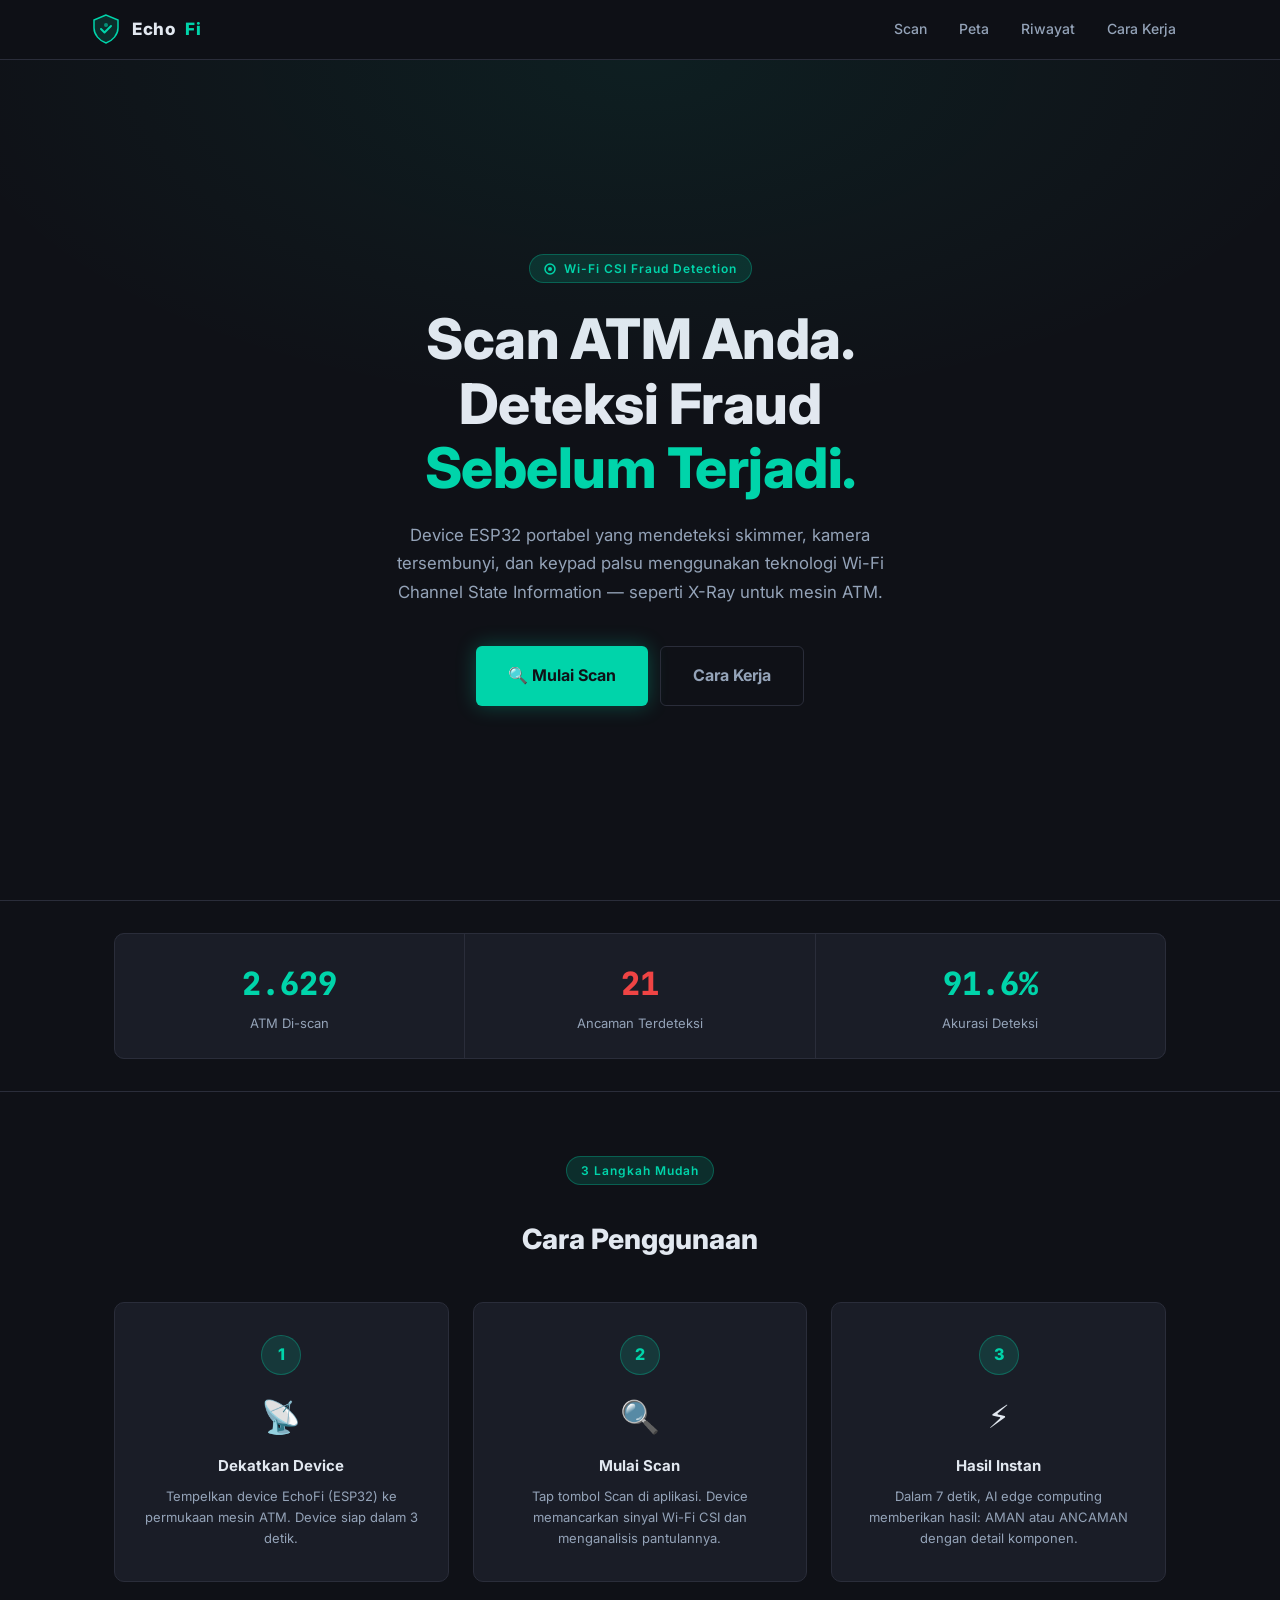
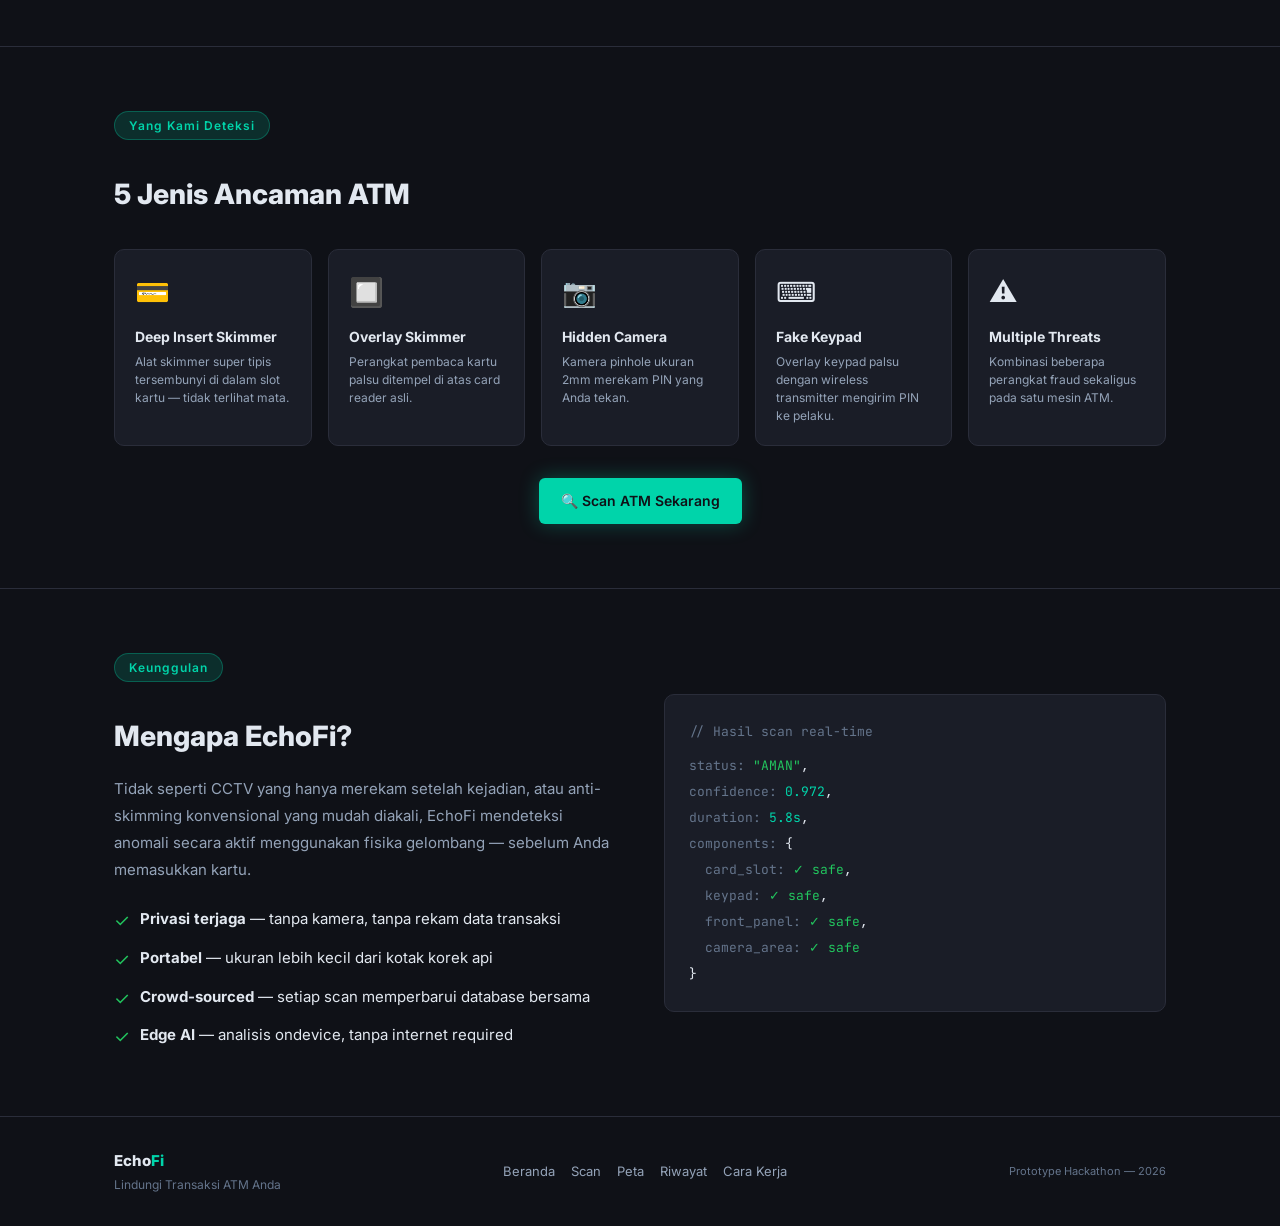
<file: index.html>
<!DOCTYPE html>
<html lang="id">
<head>
  <meta charset="UTF-8"/>
  <meta name="viewport" content="width=device-width, initial-scale=1.0"/>
  <title>EchoFi — Deteksi Fraud ATM</title>
  <link rel="stylesheet" href="css/style.css"/>
</head>
<body>

<!-- NAVBAR -->
<nav class="navbar">
  <div class="nav-inner">
    <a href="index.html" class="nav-logo">
      <svg class="nav-logo-icon" viewBox="0 0 32 32" fill="none" xmlns="http://www.w3.org/2000/svg">
        <path d="M16 2L4 7V15C4 21.6 9.3 27.7 16 30C22.7 27.7 28 21.6 28 15V7L16 2Z" fill="rgba(0,212,170,0.15)" stroke="#00d4aa" stroke-width="1.5"/>
        <path d="M11 16L14.5 19.5L21 13" stroke="#00d4aa" stroke-width="2" stroke-linecap="round" stroke-linejoin="round"/>
        <circle cx="16" cy="12" r="2" fill="#00d4aa" opacity="0.6"/>
      </svg>
      Echo<span>Fi</span>
    </a>
    <div class="nav-menu" id="nav-menu">
      <a href="scan.html"         class="nav-link">Scan</a>
      <a href="map.html"          class="nav-link">Peta</a>
      <a href="history.html"      class="nav-link">Riwayat</a>
      <a href="how-it-works.html" class="nav-link">Cara Kerja</a>
    </div>
    <button class="nav-toggle" id="nav-toggle" aria-label="Menu">
      <span></span><span></span><span></span>
    </button>
  </div>
</nav>

<!-- HERO -->
<section class="hero">
  <div>
    <div class="hero-eyebrow">
      <svg width="12" height="12" viewBox="0 0 12 12" fill="none"><circle cx="6" cy="6" r="5" stroke="#00d4aa" stroke-width="1.5"/><circle cx="6" cy="6" r="2" fill="#00d4aa"/></svg>
      Wi-Fi CSI Fraud Detection
    </div>
    <h1 class="hero-title">
      Scan ATM Anda.<br/>
      Deteksi Fraud<br/>
      <span class="accent">Sebelum Terjadi.</span>
    </h1>
    <p class="hero-subtitle">
      Device ESP32 portabel yang mendeteksi skimmer, kamera tersembunyi, dan keypad palsu menggunakan teknologi Wi-Fi Channel State Information — seperti X-Ray untuk mesin ATM.
    </p>
    <div class="hero-cta">
      <a href="scan.html" class="btn btn-primary btn-lg">🔍 Mulai Scan</a>
      <a href="how-it-works.html" class="btn btn-outline btn-lg">Cara Kerja</a>
    </div>
  </div>
</section>

<!-- STATS -->
<section class="section-sm" style="border-top:1px solid var(--border);border-bottom:1px solid var(--border)">
  <div class="container">
    <div class="stats-bar">
      <div class="stat-item">
        <div class="stat-value mono" data-count="2847">0</div>
        <div class="stat-label">ATM Di-scan</div>
      </div>
      <div class="stat-item">
        <div class="stat-value mono" data-count="23" style="color:var(--danger)">0</div>
        <div class="stat-label">Ancaman Terdeteksi</div>
      </div>
      <div class="stat-item">
        <div class="stat-value mono" data-count="99.2" data-decimals="1">0</div>
        <div class="stat-label">Akurasi Deteksi</div>
      </div>
    </div>
  </div>
</section>

<!-- HOW IT WORKS -->
<section class="section">
  <div class="container">
    <div style="text-align:center;margin-bottom:2.5rem">
      <div class="hero-eyebrow" style="display:inline-flex">3 Langkah Mudah</div>
      <h2 style="font-size:1.75rem;font-weight:800;margin-top:0.5rem">Cara Penggunaan</h2>
    </div>
    <div class="steps-grid">
      <div class="step-card">
        <div class="step-num">1</div>
        <div class="step-icon">📡</div>
        <div class="step-title">Dekatkan Device</div>
        <div class="step-desc">Tempelkan device EchoFi (ESP32) ke permukaan mesin ATM. Device siap dalam 3 detik.</div>
      </div>
      <div class="step-card">
        <div class="step-num">2</div>
        <div class="step-icon">🔍</div>
        <div class="step-title">Mulai Scan</div>
        <div class="step-desc">Tap tombol Scan di aplikasi. Device memancarkan sinyal Wi-Fi CSI dan menganalisis pantulannya.</div>
      </div>
      <div class="step-card">
        <div class="step-num">3</div>
        <div class="step-icon">⚡</div>
        <div class="step-title">Hasil Instan</div>
        <div class="step-desc">Dalam 7 detik, AI edge computing memberikan hasil: AMAN atau ANCAMAN dengan detail komponen.</div>
      </div>
    </div>
  </div>
</section>

<!-- THREATS -->
<section class="section" style="border-top:1px solid var(--border)">
  <div class="container">
    <div style="margin-bottom:2rem">
      <div class="hero-eyebrow" style="display:inline-flex">Yang Kami Deteksi</div>
      <h2 style="font-size:1.75rem;font-weight:800;margin-top:0.5rem">5 Jenis Ancaman ATM</h2>
    </div>
    <div class="threat-grid">
      <div class="threat-card">
        <div class="threat-card-icon">💳</div>
        <div class="threat-card-name">Deep Insert Skimmer</div>
        <div class="threat-card-desc">Alat skimmer super tipis tersembunyi di dalam slot kartu — tidak terlihat mata.</div>
      </div>
      <div class="threat-card">
        <div class="threat-card-icon">🔲</div>
        <div class="threat-card-name">Overlay Skimmer</div>
        <div class="threat-card-desc">Perangkat pembaca kartu palsu ditempel di atas card reader asli.</div>
      </div>
      <div class="threat-card">
        <div class="threat-card-icon">📷</div>
        <div class="threat-card-name">Hidden Camera</div>
        <div class="threat-card-desc">Kamera pinhole ukuran 2mm merekam PIN yang Anda tekan.</div>
      </div>
      <div class="threat-card">
        <div class="threat-card-icon">⌨️</div>
        <div class="threat-card-name">Fake Keypad</div>
        <div class="threat-card-desc">Overlay keypad palsu dengan wireless transmitter mengirim PIN ke pelaku.</div>
      </div>
      <div class="threat-card">
        <div class="threat-card-icon">⚠️</div>
        <div class="threat-card-name">Multiple Threats</div>
        <div class="threat-card-desc">Kombinasi beberapa perangkat fraud sekaligus pada satu mesin ATM.</div>
      </div>
    </div>
    <div style="text-align:center;margin-top:2rem">
      <a href="scan.html" class="btn btn-primary">🔍 Scan ATM Sekarang</a>
    </div>
  </div>
</section>

<!-- WHY SENTINEL -->
<section class="section" style="border-top:1px solid var(--border)">
  <div class="container">
    <div style="display:grid;grid-template-columns:1fr 1fr;gap:3rem;align-items:center" class="why-grid">
      <div>
        <div class="hero-eyebrow" style="display:inline-flex">Keunggulan</div>
        <h2 style="font-size:1.75rem;font-weight:800;margin-top:0.5rem;margin-bottom:1rem">Mengapa EchoFi?</h2>
        <p style="color:var(--text-muted);line-height:1.8;margin-bottom:1.5rem">
          Tidak seperti CCTV yang hanya merekam setelah kejadian, atau anti-skimming konvensional yang mudah diakali, EchoFi mendeteksi anomali secara aktif menggunakan fisika gelombang — sebelum Anda memasukkan kartu.
        </p>
        <div style="display:flex;flex-direction:column;gap:10px">
          <div style="display:flex;gap:10px;align-items:flex-start">
            <span style="color:var(--success);font-size:18px;flex-shrink:0">✓</span>
            <span><strong>Privasi terjaga</strong> — tanpa kamera, tanpa rekam data transaksi</span>
          </div>
          <div style="display:flex;gap:10px;align-items:flex-start">
            <span style="color:var(--success);font-size:18px;flex-shrink:0">✓</span>
            <span><strong>Portabel</strong> — ukuran lebih kecil dari kotak korek api</span>
          </div>
          <div style="display:flex;gap:10px;align-items:flex-start">
            <span style="color:var(--success);font-size:18px;flex-shrink:0">✓</span>
            <span><strong>Crowd-sourced</strong> — setiap scan memperbarui database bersama</span>
          </div>
          <div style="display:flex;gap:10px;align-items:flex-start">
            <span style="color:var(--success);font-size:18px;flex-shrink:0">✓</span>
            <span><strong>Edge AI</strong> — analisis ondevice, tanpa internet required</span>
          </div>
        </div>
      </div>
      <div>
        <div class="card" style="font-family:'JetBrains Mono',monospace;font-size:13px;line-height:2">
          <div style="color:var(--text-dim);margin-bottom:8px">// Hasil scan real-time</div>
          <div><span style="color:var(--text-dim)">status:</span> <span style="color:var(--success)">"AMAN"</span>,</div>
          <div><span style="color:var(--text-dim)">confidence:</span> <span style="color:var(--accent)">0.972</span>,</div>
          <div><span style="color:var(--text-dim)">duration:</span> <span style="color:var(--accent)">5.8s</span>,</div>
          <div><span style="color:var(--text-dim)">components:</span> {</div>
          <div style="padding-left:1rem"><span style="color:var(--text-dim)">card_slot:</span> <span style="color:var(--success)">✓ safe</span>,</div>
          <div style="padding-left:1rem"><span style="color:var(--text-dim)">keypad:</span> <span style="color:var(--success)">✓ safe</span>,</div>
          <div style="padding-left:1rem"><span style="color:var(--text-dim)">front_panel:</span> <span style="color:var(--success)">✓ safe</span>,</div>
          <div style="padding-left:1rem"><span style="color:var(--text-dim)">camera_area:</span> <span style="color:var(--success)">✓ safe</span></div>
          <div>}</div>
        </div>
      </div>
    </div>
  </div>
</section>

<!-- FOOTER -->
<footer class="footer">
  <div class="container footer-inner">
    <div>
      <div class="footer-logo">Echo<span>Fi</span></div>
      <div class="footer-tagline">Lindungi Transaksi ATM Anda</div>
    </div>
    <div class="footer-links">
      <a href="index.html"        class="footer-link">Beranda</a>
      <a href="scan.html"         class="footer-link">Scan</a>
      <a href="map.html"          class="footer-link">Peta</a>
      <a href="history.html"      class="footer-link">Riwayat</a>
      <a href="how-it-works.html" class="footer-link">Cara Kerja</a>
    </div>
    <div class="footer-copy">Prototype Hackathon — 2026</div>
  </div>
</footer>

<script src="js/data.js"></script>
<script src="js/app.js"></script>
</body>
</html>
</file>
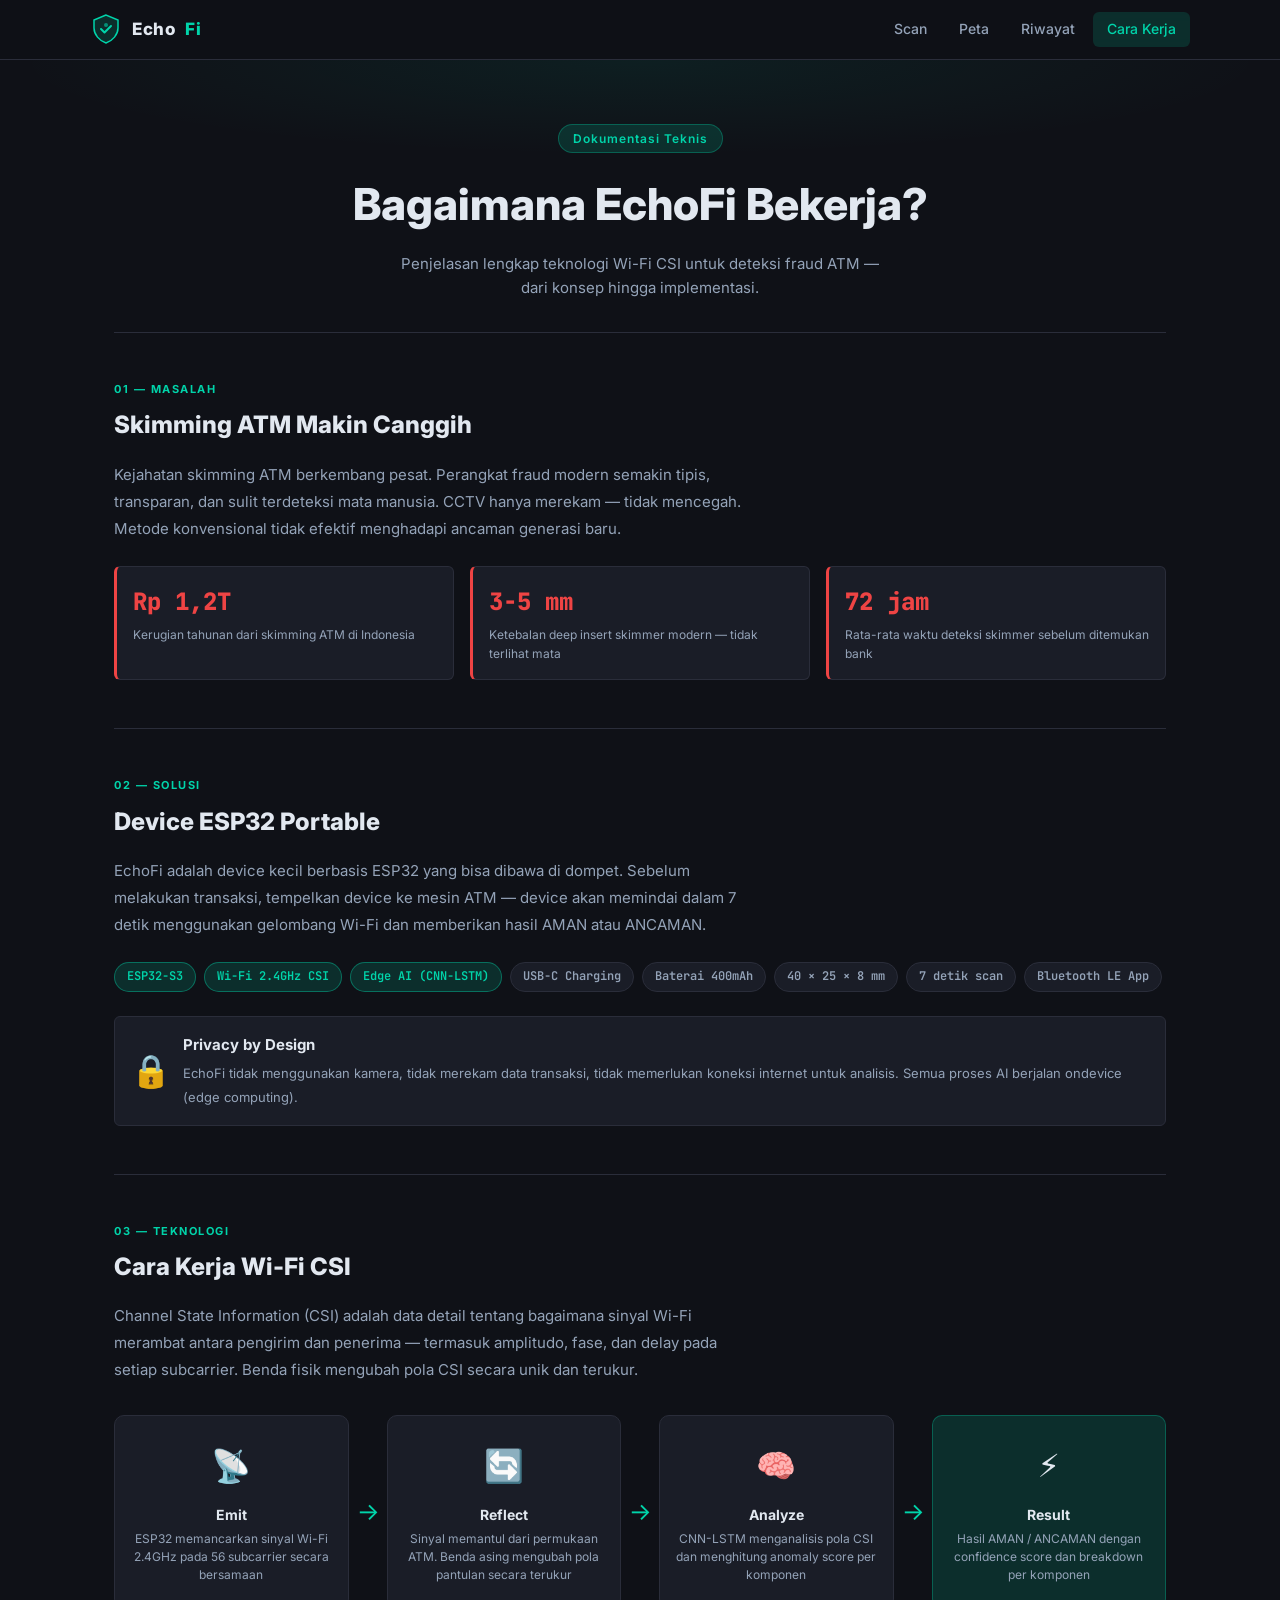
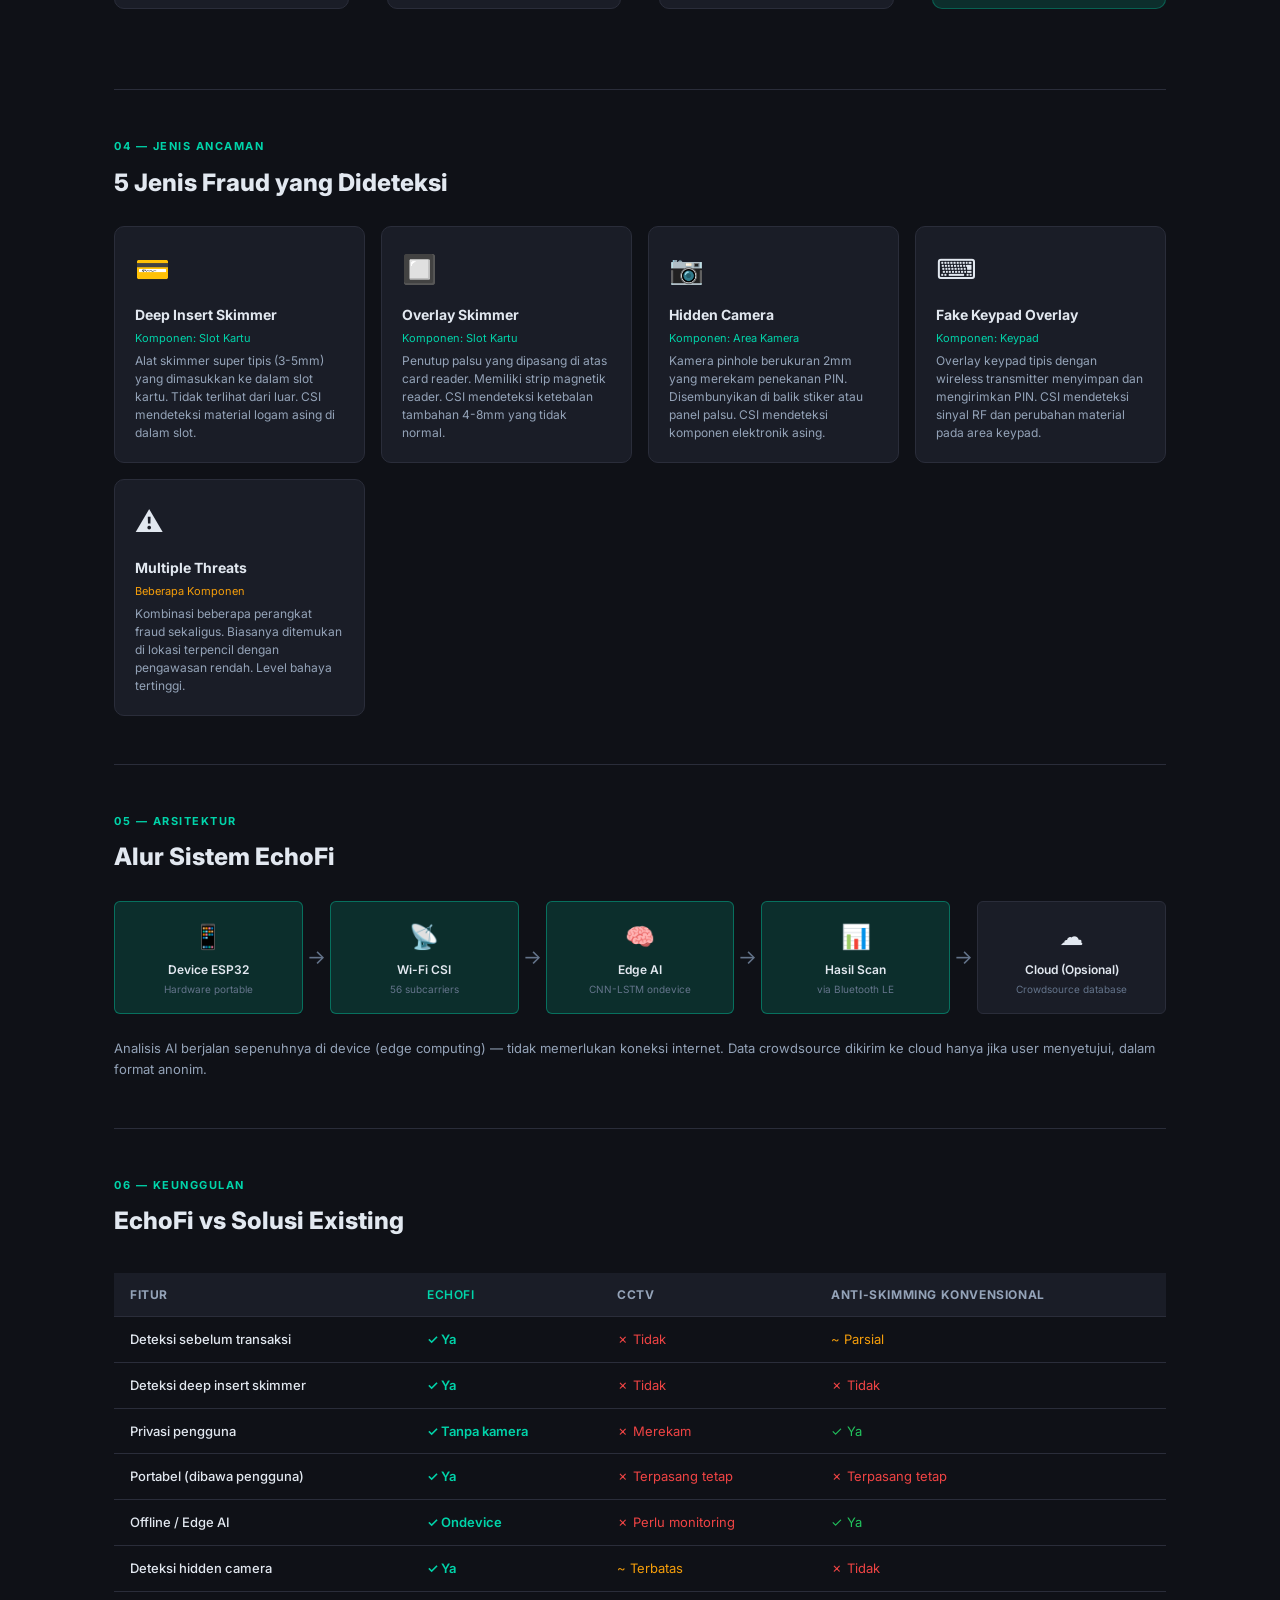
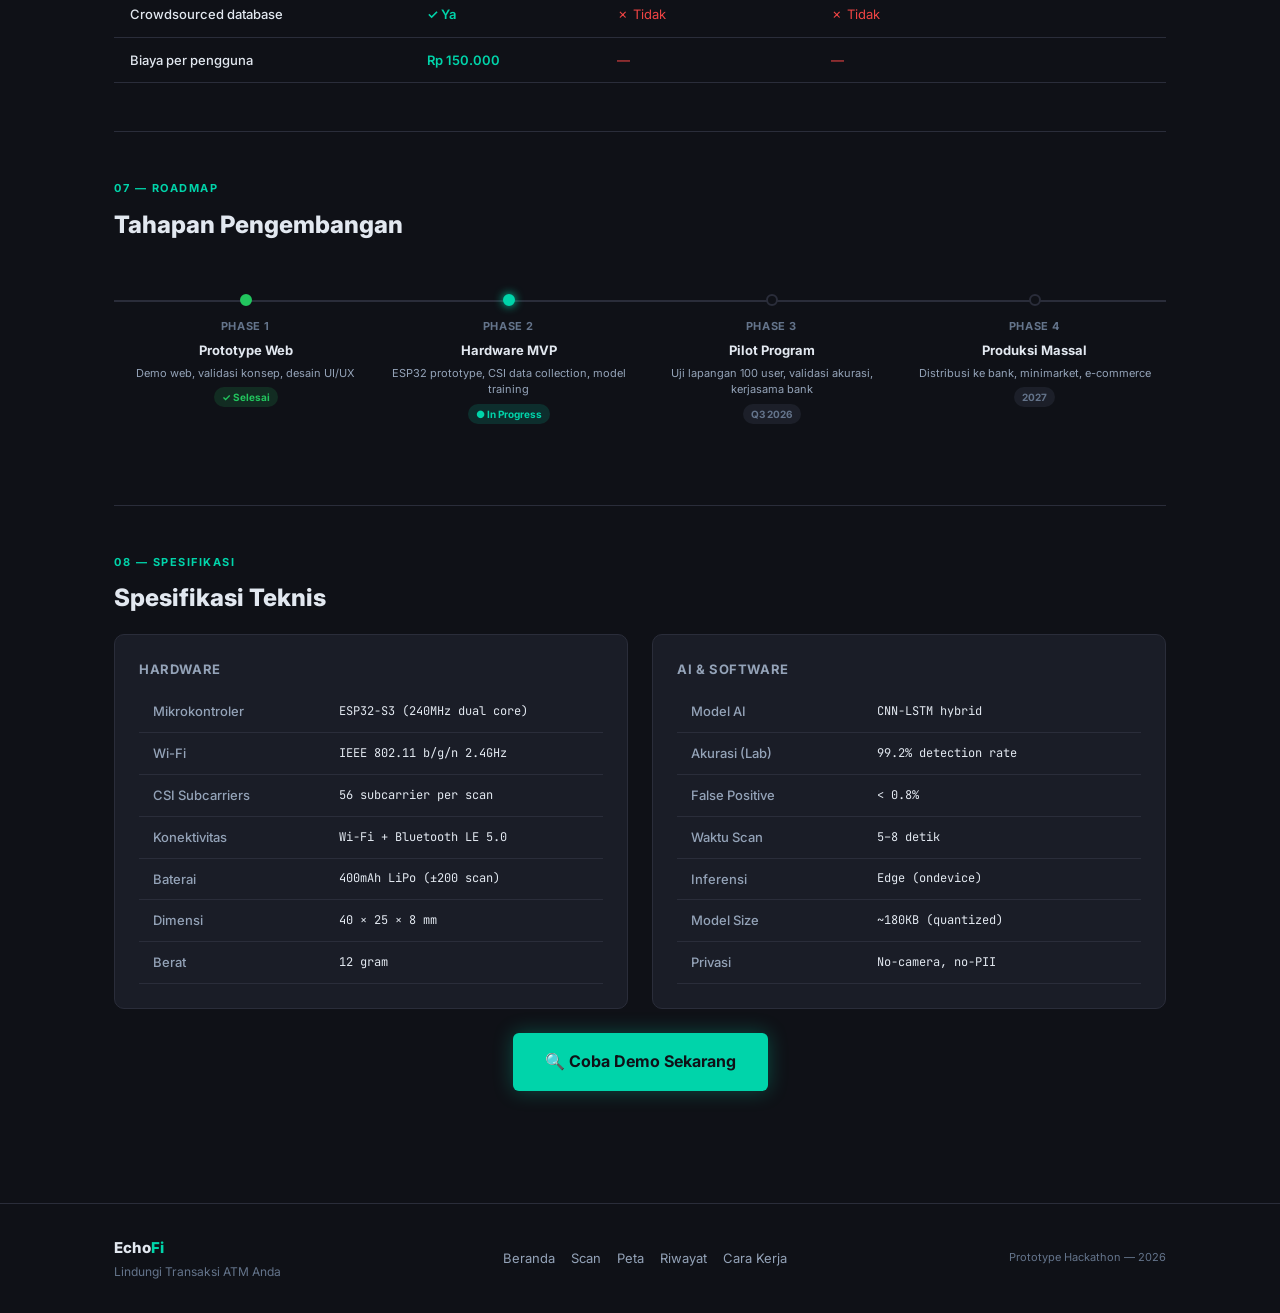
<file: how-it-works.html>
<!DOCTYPE html>
<html lang="id">
<head>
  <meta charset="UTF-8"/>
  <meta name="viewport" content="width=device-width, initial-scale=1.0"/>
  <title>Cara Kerja — EchoFi</title>
  <link rel="stylesheet" href="css/style.css"/>
</head>
<body>

<!-- NAVBAR -->
<nav class="navbar">
  <div class="nav-inner">
    <a href="index.html" class="nav-logo">
      <svg class="nav-logo-icon" viewBox="0 0 32 32" fill="none">
        <path d="M16 2L4 7V15C4 21.6 9.3 27.7 16 30C22.7 27.7 28 21.6 28 15V7L16 2Z" fill="rgba(0,212,170,0.15)" stroke="#00d4aa" stroke-width="1.5"/>
        <path d="M11 16L14.5 19.5L21 13" stroke="#00d4aa" stroke-width="2" stroke-linecap="round" stroke-linejoin="round"/>
        <circle cx="16" cy="12" r="2" fill="#00d4aa" opacity="0.6"/>
      </svg>
      Echo<span>Fi</span>
    </a>
    <div class="nav-menu" id="nav-menu">
      <a href="scan.html"         class="nav-link">Scan</a>
      <a href="map.html"          class="nav-link">Peta</a>
      <a href="history.html"      class="nav-link">Riwayat</a>
      <a href="how-it-works.html" class="nav-link">Cara Kerja</a>
    </div>
    <button class="nav-toggle" id="nav-toggle"><span></span><span></span><span></span></button>
  </div>
</nav>

<!-- HERO -->
<div class="hiw-hero">
  <div class="hero-eyebrow" style="display:inline-flex;margin-bottom:1rem">Dokumentasi Teknis</div>
  <h1 class="hiw-hero-title">Bagaimana EchoFi Bekerja?</h1>
  <p class="hiw-hero-sub">Penjelasan lengkap teknologi Wi-Fi CSI untuk deteksi fraud ATM — dari konsep hingga implementasi.</p>
</div>

<div class="container" style="padding-bottom:4rem">

  <!-- 1. MASALAH -->
  <div class="hiw-section">
    <div class="hiw-section-label">01 — Masalah</div>
    <h2 class="hiw-section-title">Skimming ATM Makin Canggih</h2>
    <p class="hiw-section-body">
      Kejahatan skimming ATM berkembang pesat. Perangkat fraud modern semakin tipis, transparan, dan sulit terdeteksi mata manusia. CCTV hanya merekam — tidak mencegah. Metode konvensional tidak efektif menghadapi ancaman generasi baru.
    </p>
    <div class="problem-stats">
      <div class="problem-stat-card">
        <div class="problem-stat-val">Rp 1,2T</div>
        <div class="problem-stat-lbl">Kerugian tahunan dari skimming ATM di Indonesia</div>
      </div>
      <div class="problem-stat-card">
        <div class="problem-stat-val">3-5 mm</div>
        <div class="problem-stat-lbl">Ketebalan deep insert skimmer modern — tidak terlihat mata</div>
      </div>
      <div class="problem-stat-card">
        <div class="problem-stat-val">72 jam</div>
        <div class="problem-stat-lbl">Rata-rata waktu deteksi skimmer sebelum ditemukan bank</div>
      </div>
    </div>
  </div>

  <!-- 2. SOLUSI -->
  <div class="hiw-section">
    <div class="hiw-section-label">02 — Solusi</div>
    <h2 class="hiw-section-title">Device ESP32 Portable</h2>
    <p class="hiw-section-body">
      EchoFi adalah device kecil berbasis ESP32 yang bisa dibawa di dompet. Sebelum melakukan transaksi, tempelkan device ke mesin ATM — device akan memindai dalam 7 detik menggunakan gelombang Wi-Fi dan memberikan hasil AMAN atau ANCAMAN.
    </p>
    <div class="spec-chips" style="margin-top:1.5rem">
      <span class="spec-chip accent">ESP32-S3</span>
      <span class="spec-chip accent">Wi-Fi 2.4GHz CSI</span>
      <span class="spec-chip accent">Edge AI (CNN-LSTM)</span>
      <span class="spec-chip">USB-C Charging</span>
      <span class="spec-chip">Baterai 400mAh</span>
      <span class="spec-chip">40 × 25 × 8 mm</span>
      <span class="spec-chip">7 detik scan</span>
      <span class="spec-chip">Bluetooth LE App</span>
    </div>
    <div style="margin-top:1.5rem;padding:1rem;background:var(--bg-card);border:1px solid var(--border);border-radius:var(--radius-sm);display:flex;align-items:center;gap:12px">
      <span style="font-size:2rem">🔒</span>
      <div>
        <strong style="display:block;margin-bottom:4px">Privacy by Design</strong>
        <span style="font-size:13px;color:var(--text-muted)">EchoFi tidak menggunakan kamera, tidak merekam data transaksi, tidak memerlukan koneksi internet untuk analisis. Semua proses AI berjalan ondevice (edge computing).</span>
      </div>
    </div>
  </div>

  <!-- 3. CSI -->
  <div class="hiw-section">
    <div class="hiw-section-label">03 — Teknologi</div>
    <h2 class="hiw-section-title">Cara Kerja Wi-Fi CSI</h2>
    <p class="hiw-section-body">
      Channel State Information (CSI) adalah data detail tentang bagaimana sinyal Wi-Fi merambat antara pengirim dan penerima — termasuk amplitudo, fase, dan delay pada setiap subcarrier. Benda fisik mengubah pola CSI secara unik dan terukur.
    </p>
    <div class="csi-diagram">
      <div class="csi-step">
        <div class="csi-step-icon">📡</div>
        <div class="csi-step-title">Emit</div>
        <div class="csi-step-desc">ESP32 memancarkan sinyal Wi-Fi 2.4GHz pada 56 subcarrier secara bersamaan</div>
      </div>
      <div class="csi-arrow">→</div>
      <div class="csi-step">
        <div class="csi-step-icon">🔄</div>
        <div class="csi-step-title">Reflect</div>
        <div class="csi-step-desc">Sinyal memantul dari permukaan ATM. Benda asing mengubah pola pantulan secara terukur</div>
      </div>
      <div class="csi-arrow">→</div>
      <div class="csi-step">
        <div class="csi-step-icon">🧠</div>
        <div class="csi-step-title">Analyze</div>
        <div class="csi-step-desc">CNN-LSTM menganalisis pola CSI dan menghitung anomaly score per komponen</div>
      </div>
      <div class="csi-arrow">→</div>
      <div class="csi-step" style="border-color:rgba(0,212,170,0.3);background:var(--accent-glow)">
        <div class="csi-step-icon">⚡</div>
        <div class="csi-step-title">Result</div>
        <div class="csi-step-desc">Hasil AMAN / ANCAMAN dengan confidence score dan breakdown per komponen</div>
      </div>
    </div>
  </div>

  <!-- 4. THREATS -->
  <div class="hiw-section">
    <div class="hiw-section-label">04 — Jenis Ancaman</div>
    <h2 class="hiw-section-title">5 Jenis Fraud yang Dideteksi</h2>
    <div style="display:grid;grid-template-columns:repeat(auto-fit,minmax(200px,1fr));gap:1rem;margin-top:1.5rem">
      <div class="threat-card">
        <div class="threat-card-icon">💳</div>
        <div class="threat-card-name">Deep Insert Skimmer</div>
        <div style="font-size:11px;color:var(--accent);margin:4px 0">Komponen: Slot Kartu</div>
        <div class="threat-card-desc">Alat skimmer super tipis (3-5mm) yang dimasukkan ke dalam slot kartu. Tidak terlihat dari luar. CSI mendeteksi material logam asing di dalam slot.</div>
      </div>
      <div class="threat-card">
        <div class="threat-card-icon">🔲</div>
        <div class="threat-card-name">Overlay Skimmer</div>
        <div style="font-size:11px;color:var(--accent);margin:4px 0">Komponen: Slot Kartu</div>
        <div class="threat-card-desc">Penutup palsu yang dipasang di atas card reader. Memiliki strip magnetik reader. CSI mendeteksi ketebalan tambahan 4-8mm yang tidak normal.</div>
      </div>
      <div class="threat-card">
        <div class="threat-card-icon">📷</div>
        <div class="threat-card-name">Hidden Camera</div>
        <div style="font-size:11px;color:var(--accent);margin:4px 0">Komponen: Area Kamera</div>
        <div class="threat-card-desc">Kamera pinhole berukuran 2mm yang merekam penekanan PIN. Disembunyikan di balik stiker atau panel palsu. CSI mendeteksi komponen elektronik asing.</div>
      </div>
      <div class="threat-card">
        <div class="threat-card-icon">⌨️</div>
        <div class="threat-card-name">Fake Keypad Overlay</div>
        <div style="font-size:11px;color:var(--accent);margin:4px 0">Komponen: Keypad</div>
        <div class="threat-card-desc">Overlay keypad tipis dengan wireless transmitter menyimpan dan mengirimkan PIN. CSI mendeteksi sinyal RF dan perubahan material pada area keypad.</div>
      </div>
      <div class="threat-card">
        <div class="threat-card-icon">⚠️</div>
        <div class="threat-card-name">Multiple Threats</div>
        <div style="font-size:11px;color:var(--warning);margin:4px 0">Beberapa Komponen</div>
        <div class="threat-card-desc">Kombinasi beberapa perangkat fraud sekaligus. Biasanya ditemukan di lokasi terpencil dengan pengawasan rendah. Level bahaya tertinggi.</div>
      </div>
    </div>
  </div>

  <!-- 5. ARSITEKTUR -->
  <div class="hiw-section">
    <div class="hiw-section-label">05 — Arsitektur</div>
    <h2 class="hiw-section-title">Alur Sistem EchoFi</h2>
    <div class="arch-diagram">
      <div class="arch-node highlight">
        <div class="arch-node-icon">📱</div>
        <div class="arch-node-label">Device ESP32</div>
        <div class="arch-node-sub">Hardware portable</div>
      </div>
      <div class="arch-arrow">→</div>
      <div class="arch-node highlight">
        <div class="arch-node-icon">📡</div>
        <div class="arch-node-label">Wi-Fi CSI</div>
        <div class="arch-node-sub">56 subcarriers</div>
      </div>
      <div class="arch-arrow">→</div>
      <div class="arch-node highlight">
        <div class="arch-node-icon">🧠</div>
        <div class="arch-node-label">Edge AI</div>
        <div class="arch-node-sub">CNN-LSTM ondevice</div>
      </div>
      <div class="arch-arrow">→</div>
      <div class="arch-node highlight">
        <div class="arch-node-icon">📊</div>
        <div class="arch-node-label">Hasil Scan</div>
        <div class="arch-node-sub">via Bluetooth LE</div>
      </div>
      <div class="arch-arrow">→</div>
      <div class="arch-node">
        <div class="arch-node-icon">☁️</div>
        <div class="arch-node-label">Cloud (Opsional)</div>
        <div class="arch-node-sub">Crowdsource database</div>
      </div>
    </div>
    <p style="font-size:13px;color:var(--text-muted);margin-top:12px">
      Analisis AI berjalan sepenuhnya di device (edge computing) — tidak memerlukan koneksi internet. Data crowdsource dikirim ke cloud hanya jika user menyetujui, dalam format anonim.
    </p>
  </div>

  <!-- 6. PERBANDINGAN -->
  <div class="hiw-section">
    <div class="hiw-section-label">06 — Keunggulan</div>
    <h2 class="hiw-section-title">EchoFi vs Solusi Existing</h2>
    <div style="overflow-x:auto;margin-top:1rem">
      <table class="comp-table">
        <thead>
          <tr>
            <th>Fitur</th>
            <th class="sentinel-col">EchoFi</th>
            <th>CCTV</th>
            <th>Anti-Skimming Konvensional</th>
          </tr>
        </thead>
        <tbody>
          <tr><td class="feature-col">Deteksi sebelum transaksi</td><td class="comp-check sentinel-col">✓ Ya</td><td class="comp-cross">✗ Tidak</td><td class="comp-partial">~ Parsial</td></tr>
          <tr><td class="feature-col">Deteksi deep insert skimmer</td><td class="comp-check sentinel-col">✓ Ya</td><td class="comp-cross">✗ Tidak</td><td class="comp-cross">✗ Tidak</td></tr>
          <tr><td class="feature-col">Privasi pengguna</td><td class="comp-check sentinel-col">✓ Tanpa kamera</td><td class="comp-cross">✗ Merekam</td><td class="comp-check">✓ Ya</td></tr>
          <tr><td class="feature-col">Portabel (dibawa pengguna)</td><td class="comp-check sentinel-col">✓ Ya</td><td class="comp-cross">✗ Terpasang tetap</td><td class="comp-cross">✗ Terpasang tetap</td></tr>
          <tr><td class="feature-col">Offline / Edge AI</td><td class="comp-check sentinel-col">✓ Ondevice</td><td class="comp-cross">✗ Perlu monitoring</td><td class="comp-check">✓ Ya</td></tr>
          <tr><td class="feature-col">Deteksi hidden camera</td><td class="comp-check sentinel-col">✓ Ya</td><td class="comp-partial">~ Terbatas</td><td class="comp-cross">✗ Tidak</td></tr>
          <tr><td class="feature-col">Crowdsourced database</td><td class="comp-check sentinel-col">✓ Ya</td><td class="comp-cross">✗ Tidak</td><td class="comp-cross">✗ Tidak</td></tr>
          <tr><td class="feature-col">Biaya per pengguna</td><td class="comp-check sentinel-col">Rp 150.000</td><td class="comp-cross">—</td><td class="comp-cross">—</td></tr>
        </tbody>
      </table>
    </div>
  </div>

  <!-- 7. ROADMAP -->
  <div class="hiw-section">
    <div class="hiw-section-label">07 — Roadmap</div>
    <h2 class="hiw-section-title">Tahapan Pengembangan</h2>
    <div class="timeline">
      <div class="timeline-item done">
        <div class="timeline-dot"></div>
        <div class="timeline-phase">Phase 1</div>
        <div class="timeline-title">Prototype Web</div>
        <div class="timeline-desc">Demo web, validasi konsep, desain UI/UX</div>
        <span class="timeline-status status-done">✓ Selesai</span>
      </div>
      <div class="timeline-item active">
        <div class="timeline-dot"></div>
        <div class="timeline-phase">Phase 2</div>
        <div class="timeline-title">Hardware MVP</div>
        <div class="timeline-desc">ESP32 prototype, CSI data collection, model training</div>
        <span class="timeline-status status-active">● In Progress</span>
      </div>
      <div class="timeline-item future">
        <div class="timeline-dot"></div>
        <div class="timeline-phase">Phase 3</div>
        <div class="timeline-title">Pilot Program</div>
        <div class="timeline-desc">Uji lapangan 100 user, validasi akurasi, kerjasama bank</div>
        <span class="timeline-status status-future">Q3 2026</span>
      </div>
      <div class="timeline-item future">
        <div class="timeline-dot"></div>
        <div class="timeline-phase">Phase 4</div>
        <div class="timeline-title">Produksi Massal</div>
        <div class="timeline-desc">Distribusi ke bank, minimarket, e-commerce</div>
        <span class="timeline-status status-future">2027</span>
      </div>
    </div>
  </div>

  <!-- 8. SPESIFIKASI -->
  <div class="hiw-section">
    <div class="hiw-section-label">08 — Spesifikasi</div>
    <h2 class="hiw-section-title">Spesifikasi Teknis</h2>
    <div style="display:grid;grid-template-columns:1fr 1fr;gap:1.5rem;margin-top:1rem">
      <div class="card">
        <div style="font-weight:700;margin-bottom:12px;color:var(--text-muted);font-size:13px;text-transform:uppercase;letter-spacing:0.6px">Hardware</div>
        <table class="spec-table">
          <tr><td>Mikrokontroler</td><td>ESP32-S3 (240MHz dual core)</td></tr>
          <tr><td>Wi-Fi</td><td>IEEE 802.11 b/g/n 2.4GHz</td></tr>
          <tr><td>CSI Subcarriers</td><td>56 subcarrier per scan</td></tr>
          <tr><td>Konektivitas</td><td>Wi-Fi + Bluetooth LE 5.0</td></tr>
          <tr><td>Baterai</td><td>400mAh LiPo (±200 scan)</td></tr>
          <tr><td>Dimensi</td><td>40 × 25 × 8 mm</td></tr>
          <tr><td>Berat</td><td>12 gram</td></tr>
        </table>
      </div>
      <div class="card">
        <div style="font-weight:700;margin-bottom:12px;color:var(--text-muted);font-size:13px;text-transform:uppercase;letter-spacing:0.6px">AI & Software</div>
        <table class="spec-table">
          <tr><td>Model AI</td><td>CNN-LSTM hybrid</td></tr>
          <tr><td>Akurasi (Lab)</td><td>99.2% detection rate</td></tr>
          <tr><td>False Positive</td><td>&lt; 0.8%</td></tr>
          <tr><td>Waktu Scan</td><td>5–8 detik</td></tr>
          <tr><td>Inferensi</td><td>Edge (ondevice)</td></tr>
          <tr><td>Model Size</td><td>~180KB (quantized)</td></tr>
          <tr><td>Privasi</td><td>No-camera, no-PII</td></tr>
        </table>
      </div>
    </div>
    <div style="margin-top:1.5rem;text-align:center">
      <a href="scan.html" class="btn btn-primary btn-lg">🔍 Coba Demo Sekarang</a>
    </div>
  </div>

</div>

<!-- FOOTER -->
<footer class="footer">
  <div class="container footer-inner">
    <div>
      <div class="footer-logo">Echo<span>Fi</span></div>
      <div class="footer-tagline">Lindungi Transaksi ATM Anda</div>
    </div>
    <div class="footer-links">
      <a href="index.html"        class="footer-link">Beranda</a>
      <a href="scan.html"         class="footer-link">Scan</a>
      <a href="map.html"          class="footer-link">Peta</a>
      <a href="history.html"      class="footer-link">Riwayat</a>
      <a href="how-it-works.html" class="footer-link">Cara Kerja</a>
    </div>
    <div class="footer-copy">Prototype Hackathon — 2026</div>
  </div>
</footer>

<script src="js/data.js"></script>
<script src="js/app.js"></script>
</body>
</html>
</file>
<file: css/style.css>
/* EchoFi — Design System */
@import url('https://fonts.googleapis.com/css2?family=Inter:wght@400;500;600;700;800&family=JetBrains+Mono:wght@400;700&display=swap');

:root {
  --bg: #0f1117;
  --bg-card: #1a1d27;
  --bg-hover: #242836;
  --border: #2a2d3a;
  --accent: #00d4aa;
  --accent-glow: rgba(0, 212, 170, 0.15);
  --danger: #ef4444;
  --danger-glow: rgba(239, 68, 68, 0.15);
  --warning: #f59e0b;
  --success: #22c55e;
  --text: #e2e8f0;
  --text-muted: #94a3b8;
  --text-dim: #64748b;
  --nav-h: 60px;
  --radius: 10px;
  --radius-sm: 6px;
}

*, *::before, *::after { box-sizing: border-box; margin: 0; padding: 0; }

html { scroll-behavior: smooth; }

body {
  background: var(--bg);
  color: var(--text);
  font-family: 'Inter', system-ui, sans-serif;
  font-size: 15px;
  line-height: 1.6;
  min-height: 100vh;
}

.mono { font-family: 'JetBrains Mono', monospace; }

/* ── SCROLLBAR ── */
::-webkit-scrollbar { width: 6px; height: 6px; }
::-webkit-scrollbar-track { background: var(--bg); }
::-webkit-scrollbar-thumb { background: var(--border); border-radius: 3px; }
::-webkit-scrollbar-thumb:hover { background: var(--text-dim); }

/* ── NAVBAR ── */
.navbar {
  position: sticky; top: 0; z-index: 1000;
  height: var(--nav-h);
  background: rgba(15, 17, 23, 0.92);
  backdrop-filter: blur(12px);
  border-bottom: 1px solid var(--border);
  display: flex; align-items: center;
  padding: 0 1.5rem;
}
.nav-inner {
  width: 100%; max-width: 1100px; margin: 0 auto;
  display: flex; align-items: center; justify-content: space-between;
}
.nav-logo {
  display: flex; align-items: center; gap: 10px;
  text-decoration: none; color: var(--text);
  font-weight: 800; font-size: 17px; letter-spacing: 0.5px;
}
.nav-logo-icon { width: 32px; height: 32px; flex-shrink: 0; }
.nav-logo span { color: var(--accent); }
.nav-menu {
  display: flex; align-items: center; gap: 4px;
}
.nav-link {
  text-decoration: none; color: var(--text-muted);
  font-size: 14px; font-weight: 500;
  padding: 6px 14px; border-radius: var(--radius-sm);
  transition: color .2s, background .2s;
}
.nav-link:hover { color: var(--text); background: var(--bg-hover); }
.nav-link.active { color: var(--accent); background: var(--accent-glow); }
.nav-toggle {
  display: none; background: none; border: none; cursor: pointer;
  flex-direction: column; gap: 5px; padding: 6px;
}
.nav-toggle span {
  display: block; width: 22px; height: 2px;
  background: var(--text-muted); border-radius: 2px;
  transition: transform .3s, opacity .3s;
}
.nav-toggle.open span:nth-child(1) { transform: translateY(7px) rotate(45deg); }
.nav-toggle.open span:nth-child(2) { opacity: 0; }
.nav-toggle.open span:nth-child(3) { transform: translateY(-7px) rotate(-45deg); }

/* ── BUTTONS ── */
.btn {
  display: inline-flex; align-items: center; justify-content: center; gap: 8px;
  padding: 12px 22px; border-radius: var(--radius-sm);
  font-size: 14px; font-weight: 600; cursor: pointer;
  border: none; text-decoration: none;
  transition: transform .15s, box-shadow .15s, opacity .15s;
  min-height: 44px;
}
.btn:active { transform: scale(0.97); }
.btn:disabled { opacity: 0.4; cursor: not-allowed; transform: none; }
.btn-primary {
  background: var(--accent); color: #0f1117;
  box-shadow: 0 0 20px rgba(0,212,170,0.3);
}
.btn-primary:hover:not(:disabled) { box-shadow: 0 0 30px rgba(0,212,170,0.5); }
.btn-danger {
  background: var(--danger); color: #fff;
  box-shadow: 0 0 20px rgba(239,68,68,0.3);
}
.btn-danger:hover:not(:disabled) { box-shadow: 0 0 30px rgba(239,68,68,0.5); }
.btn-outline {
  background: transparent; color: var(--text-muted);
  border: 1px solid var(--border);
}
.btn-outline:hover:not(:disabled) { border-color: var(--text-dim); color: var(--text); }
.btn-ghost {
  background: transparent; color: var(--text-muted);
}
.btn-ghost:hover { color: var(--text); background: var(--bg-hover); }
.btn-sm { padding: 7px 14px; font-size: 13px; min-height: 36px; }
.btn-lg { padding: 16px 32px; font-size: 16px; font-weight: 700; min-height: 52px; }

/* ── BADGES ── */
.badge {
  display: inline-block;
  padding: 3px 10px; border-radius: 99px;
  font-size: 11px; font-weight: 700; letter-spacing: 0.8px;
  text-transform: uppercase;
}
.badge-safe     { background: rgba(34,197,94,0.15);  color: #22c55e; }
.badge-danger   { background: rgba(239,68,68,0.15);  color: #ef4444; }
.badge-muted    { background: rgba(100,116,139,0.15); color: #64748b; }
.badge-scanning { background: var(--accent-glow); color: var(--accent); animation: pulse-badge 1s ease-in-out infinite; }
@keyframes pulse-badge { 0%,100%{opacity:1} 50%{opacity:0.5} }

/* ── CARDS ── */
.card {
  background: var(--bg-card);
  border: 1px solid var(--border);
  border-radius: var(--radius);
  padding: 1.5rem;
}
.card-sm { padding: 1rem; }
.card-hover:hover { background: var(--bg-hover); border-color: var(--text-dim); }

/* ── LAYOUT ── */
.container { max-width: 1100px; margin: 0 auto; padding: 0 1.5rem; }
.container-sm { max-width: 720px; margin: 0 auto; padding: 0 1.5rem; }
.section { padding: 4rem 0; }
.section-sm { padding: 2rem 0; }
.hidden { display: none !important; }
.fade-in { animation: fade-in .4s ease forwards; }
@keyframes fade-in { from { opacity:0; transform: translateY(12px); } to { opacity:1; transform: none; } }
@keyframes slide-up { from { opacity:0; transform:translateY(24px); } to { opacity:1; transform:none; } }

/* ── PAGE HEADER ── */
.page-header {
  padding: 2.5rem 0 1.5rem;
  border-bottom: 1px solid var(--border);
  margin-bottom: 2rem;
}
.page-title { font-size: 1.75rem; font-weight: 800; }
.page-subtitle { color: var(--text-muted); margin-top: 4px; }

/* ── INDEX: HERO ── */
.hero {
  min-height: calc(100vh - var(--nav-h));
  display: flex; align-items: center; justify-content: center;
  text-align: center; padding: 4rem 1.5rem;
  position: relative; overflow: hidden;
}
.hero::before {
  content: "";
  position: absolute; inset: 0;
  background: radial-gradient(ellipse 80% 60% at 50% 0%, rgba(0,212,170,0.07) 0%, transparent 70%);
  pointer-events: none;
}
.hero-eyebrow {
  display: inline-flex; align-items: center; gap: 8px;
  background: var(--accent-glow); color: var(--accent);
  border: 1px solid rgba(0,212,170,0.3);
  padding: 4px 14px; border-radius: 99px;
  font-size: 12px; font-weight: 600; letter-spacing: 1px;
  margin-bottom: 1.5rem;
}
.hero-title {
  font-size: clamp(2rem, 5vw, 3.5rem);
  font-weight: 800; line-height: 1.15;
  letter-spacing: -0.5px;
  margin-bottom: 1.25rem;
}
.hero-title .accent { color: var(--accent); }
.hero-subtitle {
  font-size: 1.05rem; color: var(--text-muted);
  max-width: 540px; margin: 0 auto 2.5rem;
  line-height: 1.7;
}
.hero-cta { display: flex; gap: 12px; justify-content: center; flex-wrap: wrap; }

/* ── INDEX: STEPS ── */
.steps-grid {
  display: grid; grid-template-columns: repeat(3, 1fr);
  gap: 1.5rem; position: relative;
}
.step-card {
  text-align: center; padding: 2rem 1.5rem;
  background: var(--bg-card); border: 1px solid var(--border);
  border-radius: var(--radius); position: relative;
}
.step-num {
  width: 40px; height: 40px;
  background: var(--accent-glow); border: 1px solid rgba(0,212,170,0.3);
  color: var(--accent); font-weight: 800; font-size: 16px;
  border-radius: 50%; display: flex; align-items: center; justify-content: center;
  margin: 0 auto 1rem;
}
.step-icon { font-size: 2rem; margin-bottom: 0.75rem; }
.step-title { font-weight: 700; margin-bottom: 0.5rem; }
.step-desc { font-size: 13px; color: var(--text-muted); }

/* ── INDEX: STATS ── */
.stats-bar {
  display: grid; grid-template-columns: repeat(3, 1fr);
  gap: 1px; background: var(--border);
  border: 1px solid var(--border); border-radius: var(--radius);
  overflow: hidden;
}
.stat-item {
  background: var(--bg-card); padding: 1.5rem;
  text-align: center;
}
.stat-value {
  font-size: 2rem; font-weight: 800;
  color: var(--accent); font-family: 'JetBrains Mono', monospace;
}
.stat-label { font-size: 13px; color: var(--text-muted); margin-top: 4px; }

/* ── INDEX: THREAT CARDS ── */
.threat-grid {
  display: grid;
  grid-template-columns: repeat(auto-fit, minmax(180px, 1fr));
  gap: 1rem;
}
.threat-card {
  background: var(--bg-card); border: 1px solid var(--border);
  border-radius: var(--radius); padding: 1.25rem;
  transition: border-color .2s;
}
.threat-card:hover { border-color: var(--text-dim); }
.threat-card-icon { font-size: 1.75rem; margin-bottom: 0.75rem; }
.threat-card-name { font-weight: 700; font-size: 14px; margin-bottom: 4px; }
.threat-card-desc { font-size: 12px; color: var(--text-muted); line-height: 1.5; }

/* ── SCAN: LAYOUT ── */
.scan-wrapper { padding: 2rem 0 4rem; }
.scan-section { }

/* Step 1: Select */
.select-grid {
  display: grid; grid-template-columns: 1fr;
  gap: 1.5rem; max-width: 680px;
}
.filter-group { display: flex; flex-direction: column; gap: 8px; }
.filter-label { font-size: 12px; font-weight: 600; color: var(--text-muted); text-transform: uppercase; letter-spacing: 0.8px; }
.filter-scroll {
  display: flex; gap: 6px; flex-wrap: wrap;
}
.filter-btn {
  padding: 5px 12px; border-radius: 99px;
  background: var(--bg-card); border: 1px solid var(--border);
  color: var(--text-muted); font-size: 12px; font-weight: 500;
  cursor: pointer; transition: all .2s; white-space: nowrap;
}
.filter-btn:hover { border-color: var(--text-dim); color: var(--text); }
.filter-btn.active { background: var(--accent-glow); border-color: rgba(0,212,170,0.5); color: var(--accent); }

.search-input, .select-input {
  width: 100%; padding: 12px 14px;
  background: var(--bg-card); border: 1px solid var(--border);
  border-radius: var(--radius-sm); color: var(--text);
  font-family: inherit; font-size: 14px;
  outline: none; transition: border-color .2s;
}
.search-input:focus, .select-input:focus { border-color: var(--accent); }
.select-input option, .select-input optgroup { background: #1a1d27; }

.atm-info-card {
  background: var(--bg-card); border: 1px solid var(--border);
  border-radius: var(--radius); padding: 1rem 1.25rem;
  margin-top: 0.5rem;
}
.atm-info-row {
  display: flex; justify-content: space-between; align-items: baseline;
  padding: 6px 0; border-bottom: 1px solid var(--border);
  gap: 1rem;
}
.atm-info-row:last-child { border-bottom: none; }
.atm-info-label { font-size: 12px; color: var(--text-muted); flex-shrink: 0; }
.atm-info-value { font-size: 13px; font-weight: 500; text-align: right; }

/* Step 2: Scanning */
.scanning-layout {
  display: grid; grid-template-columns: 1fr 1fr;
  gap: 2rem; align-items: start;
}
.atm-svg-wrap {
  position: relative; display: flex; flex-direction: column; align-items: center;
}
.atm-svg-container {
  position: relative; width: 100%; max-width: 280px;
  margin: 0 auto;
}
.atm-svg-container svg {
  width: 100%; height: auto;
}

/* ATM Area Highlights */
.atm-area { transition: all .3s; }
.atm-area.highlight-scanning rect,
.atm-area.highlight-scanning circle,
.atm-area.highlight-scanning polygon {
  stroke: var(--accent) !important;
  stroke-width: 2 !important;
  filter: drop-shadow(0 0 8px var(--accent));
}
.atm-area.highlight-safe rect,
.atm-area.highlight-safe circle,
.atm-area.highlight-safe polygon {
  stroke: var(--success) !important;
  stroke-width: 1.5 !important;
  filter: drop-shadow(0 0 5px var(--success));
}
.atm-area.highlight-danger rect,
.atm-area.highlight-danger circle,
.atm-area.highlight-danger polygon {
  stroke: var(--danger) !important;
  stroke-width: 2 !important;
  filter: drop-shadow(0 0 8px var(--danger));
  animation: pulse-area .8s ease-in-out infinite;
}
@keyframes pulse-area { 0%,100%{opacity:1} 50%{opacity:0.6} }

/* SVG Scan line animation */
#atm-svg.scanning #scan-line {
  animation: scan-sweep 1.8s linear infinite;
}
#atm-svg.scanning #scan-line-glow {
  animation: scan-sweep-glow 1.8s linear infinite;
}
@keyframes scan-sweep {
  0%   { transform: translateY(0);   opacity: 1; }
  95%  { transform: translateY(360px); opacity: 1; }
  100% { transform: translateY(360px); opacity: 0; }
}
@keyframes scan-sweep-glow {
  0%   { transform: translateY(0);   opacity: 0.6; }
  95%  { transform: translateY(360px); opacity: 0.6; }
  100% { transform: translateY(360px); opacity: 0; }
}

.scan-status {
  text-align: center; margin-top: 1rem;
  font-size: 14px; font-weight: 600; color: var(--accent);
  min-height: 24px; display: flex; align-items: center; justify-content: center; gap: 8px;
}

.step-dots {
  display: flex; gap: 8px; justify-content: center; margin-top: 12px;
}
.step-dot {
  width: 8px; height: 8px; border-radius: 50%;
  background: var(--border); transition: all .3s;
}
.step-dot.active { background: var(--accent); box-shadow: 0 0 8px var(--accent); transform: scale(1.3); }
.step-dot.done   { background: var(--success); }

/* Waveform right panel */
.scan-right { display: flex; flex-direction: column; gap: 1rem; }
.waveform-container {
  background: #0a0d14; border: 1px solid var(--border);
  border-radius: var(--radius-sm); overflow: hidden;
  height: 160px; position: relative;
}
.waveform-container canvas { width: 100% !important; height: 100% !important; }

/* Tech Metrics */
.tech-metrics {
  display: grid; grid-template-columns: 1fr 1fr;
  gap: 0.75rem;
}
.metric-card {
  background: var(--bg-card); border: 1px solid var(--border);
  border-radius: var(--radius-sm); padding: 0.75rem;
}
.metric-label { font-size: 10px; color: var(--text-dim); text-transform: uppercase; letter-spacing: 0.8px; margin-bottom: 4px; }
.metric-value { font-size: 1.1rem; font-weight: 700; color: var(--accent); font-family: 'JetBrains Mono', monospace; }

/* Step 3: Result */
.result-card {
  border-radius: var(--radius); padding: 2rem;
  border: 1px solid var(--border);
  transition: all .4s;
}
.result-safe {
  background: linear-gradient(135deg, rgba(34,197,94,0.08) 0%, var(--bg-card) 100%);
  border-color: rgba(34,197,94,0.3);
  box-shadow: 0 0 40px rgba(34,197,94,0.08);
}
.result-threat {
  background: linear-gradient(135deg, rgba(239,68,68,0.1) 0%, var(--bg-card) 100%);
  border-color: rgba(239,68,68,0.4);
  box-shadow: 0 0 40px rgba(239,68,68,0.12);
  animation: threat-pulse 2s ease-in-out infinite;
}
@keyframes threat-pulse {
  0%,100% { box-shadow: 0 0 40px rgba(239,68,68,0.12); }
  50%      { box-shadow: 0 0 60px rgba(239,68,68,0.25); }
}

.result-icon { font-size: 3.5rem; margin-bottom: 0.5rem; text-align: center; }
.result-title {
  font-size: 1.75rem; font-weight: 800; text-align: center;
  margin-bottom: 0.5rem;
}
.result-safe   .result-title { color: var(--success); }
.result-threat .result-title { color: var(--danger); }
.result-subtitle { text-align: center; color: var(--text-muted); margin-bottom: 1.5rem; font-size: 14px; }

.result-confidence { margin-bottom: 1.5rem; }
.confidence-label { font-size: 12px; color: var(--text-muted); }
.confidence-value { font-size: 1.4rem; font-weight: 800; display: block; margin: 2px 0 6px; }
.confidence-bar-wrap {
  height: 6px; background: var(--bg-hover); border-radius: 3px; overflow: hidden;
}
.confidence-bar { height: 100%; border-radius: 3px; transition: width 1s ease; }

.threat-detail-box {
  background: rgba(239,68,68,0.06); border: 1px solid rgba(239,68,68,0.2);
  border-radius: var(--radius-sm); padding: 1rem; margin-bottom: 1.5rem;
}
.threat-type-badge {
  display: flex; align-items: center; gap: 6px;
  font-weight: 700; font-size: 14px; color: var(--danger);
  margin-bottom: 8px;
}
.threat-desc { font-size: 13px; color: var(--text-muted); line-height: 1.6; margin-bottom: 10px; }
.recommendation-box {
  background: rgba(239,68,68,0.1); border-left: 3px solid var(--danger);
  padding: 10px 12px; border-radius: 0 4px 4px 0;
  font-size: 13px; color: var(--text);
}

.safe-message {
  background: rgba(34,197,94,0.07); border: 1px solid rgba(34,197,94,0.2);
  border-radius: var(--radius-sm); padding: 1rem; margin-bottom: 1.5rem;
  font-size: 13px; color: var(--text-muted); text-align: center;
}

/* Component Breakdown */
.comp-breakdown { margin-bottom: 1.5rem; }
.comp-breakdown-title { font-size: 13px; font-weight: 600; color: var(--text-muted); margin-bottom: 10px; text-transform: uppercase; letter-spacing: 0.6px; }
.comp-row {
  display: grid; grid-template-columns: 110px 1fr 48px 24px;
  align-items: center; gap: 8px; padding: 7px 0;
  border-bottom: 1px solid var(--border);
}
.comp-row:last-child { border-bottom: none; }
.comp-row.compact { grid-template-columns: 100px 1fr 44px; }
.comp-label { font-size: 12px; font-weight: 500; }
.comp-bar-wrap { height: 6px; background: var(--bg-hover); border-radius: 3px; overflow: hidden; }
.comp-bar { height: 100%; border-radius: 3px; transition: width 1.2s ease; }
.comp-bar-safe   { background: var(--success); }
.comp-bar-danger { background: var(--danger); }
.comp-score { font-size: 12px; text-align: right; }
.comp-score-safe   { color: var(--success); }
.comp-score-danger { color: var(--danger); }
.comp-icon { font-size: 14px; }

.result-actions { display: flex; gap: 10px; flex-wrap: wrap; margin-bottom: 1.5rem; }

/* Accordion */
.accordion-item { border: 1px solid var(--border); border-radius: var(--radius-sm); overflow: hidden; }
.accordion-header {
  display: flex; justify-content: space-between; align-items: center;
  padding: 14px 16px; cursor: pointer;
  background: var(--bg-card); font-size: 14px; font-weight: 600;
  user-select: none;
  transition: background .2s;
}
.accordion-header:hover { background: var(--bg-hover); }
.accordion-arrow { transition: transform .3s; font-size: 12px; color: var(--text-muted); }
.accordion-item.open .accordion-arrow { transform: rotate(180deg); }
.accordion-body {
  display: none; padding: 1.25rem; background: var(--bg);
  border-top: 1px solid var(--border);
}
.accordion-item.open .accordion-body { display: block; }

.tech-charts { display: grid; grid-template-columns: 1fr 1fr; gap: 1rem; margin-bottom: 1rem; }
.tech-chart-container h5, .tech-waveforms h5 { font-size: 12px; color: var(--text-muted); margin-bottom: 8px; text-transform: uppercase; letter-spacing: 0.6px; }
.waveform-compare { display: flex; flex-direction: column; gap: 8px; }
.waveform-small-wrap { background: #0a0d14; border: 1px solid var(--border); border-radius: 4px; height: 80px; overflow: hidden; }
.waveform-small-wrap canvas { width: 100% !important; height: 100% !important; }
.raw-data-section { margin-top: 1rem; }
.raw-json {
  background: #0a0d14; border: 1px solid var(--border);
  border-radius: 4px; padding: 1rem;
  font-size: 11px; color: #94a3b8;
  max-height: 300px; overflow-y: auto;
  margin-top: 8px; white-space: pre-wrap; word-break: break-word;
}

/* Spinner */
.spinner {
  width: 16px; height: 16px; border: 2px solid rgba(0,212,170,0.3);
  border-top-color: var(--accent); border-radius: 50%;
  animation: spin .7s linear infinite; flex-shrink: 0;
}
@keyframes spin { to { transform: rotate(360deg); } }

/* ── MAP PAGE ── */
.map-page { display: flex; flex-direction: column; height: calc(100vh - var(--nav-h)); }
#map { flex: 1; z-index: 1; }
.map-panel {
  position: absolute; z-index: 1000;
  top: calc(var(--nav-h) + 12px); left: 12px;
  width: 280px;
  background: rgba(26, 29, 39, 0.95);
  backdrop-filter: blur(10px);
  border: 1px solid var(--border);
  border-radius: var(--radius); padding: 1rem;
}
.map-panel-title { font-size: 13px; font-weight: 700; margin-bottom: 12px; color: var(--text); }
.map-filter-group { margin-bottom: 10px; }
.map-filter-label { font-size: 11px; color: var(--text-dim); text-transform: uppercase; letter-spacing: 0.6px; margin-bottom: 4px; }
.map-select {
  width: 100%; padding: 7px 10px;
  background: var(--bg); border: 1px solid var(--border);
  border-radius: var(--radius-sm); color: var(--text);
  font-size: 13px; outline: none;
}
.map-select option { background: #1a1d27; }
.map-status-btns { display: flex; gap: 4px; flex-wrap: wrap; }
.map-status-btn {
  padding: 4px 10px; border-radius: 99px;
  background: var(--bg); border: 1px solid var(--border);
  color: var(--text-muted); font-size: 11px; cursor: pointer;
  transition: all .2s;
}
.map-status-btn:hover { border-color: var(--text-dim); color: var(--text); }
.map-status-btn.active { background: var(--accent-glow); border-color: rgba(0,212,170,0.4); color: var(--accent); }
.map-stats { margin-top: 12px; padding-top: 12px; border-top: 1px solid var(--border); display: flex; gap: 10px; }
.map-stat { flex: 1; text-align: center; }
.map-stat-val { font-size: 1.2rem; font-weight: 800; font-family: 'JetBrains Mono',monospace; }
.map-stat-val.safe    { color: var(--success); }
.map-stat-val.danger  { color: var(--danger); }
.map-stat-val.neutral { color: var(--text); }
.map-stat-lbl { font-size: 10px; color: var(--text-dim); }

/* Leaflet popup override */
.leaflet-popup-content-wrapper {
  background: #1a1d27 !important; border: 1px solid #2a2d3a !important;
  border-radius: 10px !important; box-shadow: 0 8px 32px rgba(0,0,0,0.5) !important;
  color: #e2e8f0 !important;
}
.leaflet-popup-tip { background: #1a1d27 !important; }
.leaflet-popup-close-button { color: #64748b !important; font-size: 18px !important; top: 8px !important; right: 10px !important; }

/* ── HISTORY PAGE ── */
.history-wrapper { padding-bottom: 4rem; }
.history-tabs {
  display: flex; gap: 4px; margin-bottom: 1.5rem;
  border-bottom: 1px solid var(--border); padding-bottom: 0;
}
.history-tab {
  padding: 10px 18px; font-size: 14px; font-weight: 500;
  cursor: pointer; background: none; border: none;
  color: var(--text-muted); border-bottom: 2px solid transparent;
  margin-bottom: -1px; transition: all .2s;
}
.history-tab:hover { color: var(--text); }
.history-tab.active { color: var(--accent); border-bottom-color: var(--accent); }

.history-stats-row {
  display: flex; gap: 1rem; margin-bottom: 1.5rem; flex-wrap: wrap;
}
.hist-stat {
  background: var(--bg-card); border: 1px solid var(--border);
  border-radius: var(--radius-sm); padding: 0.75rem 1.25rem;
  display: flex; align-items: center; gap: 10px;
}
.hist-stat-val { font-size: 1.4rem; font-weight: 800; font-family: 'JetBrains Mono',monospace; }
.hist-stat-lbl { font-size: 12px; color: var(--text-muted); }

.history-list { display: flex; flex-direction: column; gap: 0.75rem; }
.history-card {
  background: var(--bg-card); border: 1px solid var(--border);
  border-radius: var(--radius); overflow: hidden; transition: border-color .2s;
}
.history-card:hover { border-color: var(--text-dim); }
.history-card-threat { border-left: 3px solid var(--danger); }
.history-card-header {
  display: flex; justify-content: space-between; align-items: center;
  padding: 1rem 1.25rem; cursor: pointer; user-select: none;
}
.history-card-main { flex: 1; min-width: 0; }
.history-card-top { display: flex; align-items: center; gap: 8px; margin-bottom: 4px; }
.history-date { font-size: 12px; color: var(--text-muted); }
.history-atm { font-size: 14px; font-weight: 600; }
.history-loc { font-size: 12px; color: var(--text-muted); }
.history-card-right { text-align: right; flex-shrink: 0; padding-left: 1rem; }
.history-confidence { font-size: 1.1rem; font-weight: 800; font-family: 'JetBrains Mono',monospace; }
.history-confidence-label { font-size: 10px; color: var(--text-dim); text-transform: uppercase; }
.expand-arrow { display: block; font-size: 12px; color: var(--text-dim); transition: transform .3s; }
.history-card.open .expand-arrow { transform: rotate(180deg); }
.history-card-body { display: none; padding: 0 1.25rem 1.25rem; border-top: 1px solid var(--border); }
.history-card.open .history-card-body { display: block; }
.history-detail-grid {
  display: grid; grid-template-columns: 1fr 1fr;
  gap: 0.75rem; padding: 12px 0; margin-bottom: 8px;
}
.detail-label { font-size: 11px; color: var(--text-dim); text-transform: uppercase; margin-bottom: 2px; }
.detail-value { font-size: 14px; font-weight: 600; }
.history-chart { width: 100%; }
.history-empty {
  text-align: center; padding: 4rem; color: var(--text-muted);
}
.history-empty-icon { font-size: 3rem; margin-bottom: 1rem; }

/* ── HOW IT WORKS ── */
.hiw-hero {
  text-align: center; padding: 4rem 1.5rem 2rem;
  background: radial-gradient(ellipse 70% 50% at 50% 0%, rgba(0,212,170,0.07) 0%, transparent 70%);
}
.hiw-hero-title { font-size: clamp(1.75rem, 4vw, 2.75rem); font-weight: 800; margin-bottom: 0.75rem; }
.hiw-hero-sub { color: var(--text-muted); max-width: 500px; margin: 0 auto; }

.hiw-section { padding: 3rem 0; border-top: 1px solid var(--border); }
.hiw-section-label {
  font-size: 11px; color: var(--accent); text-transform: uppercase;
  letter-spacing: 1.5px; font-weight: 700; margin-bottom: 8px;
}
.hiw-section-title { font-size: 1.5rem; font-weight: 800; margin-bottom: 1rem; }
.hiw-section-body { color: var(--text-muted); line-height: 1.8; max-width: 640px; }

.problem-stats { display: grid; grid-template-columns: repeat(3,1fr); gap: 1rem; margin-top: 1.5rem; }
.problem-stat-card {
  background: var(--bg-card); border: 1px solid var(--border);
  border-left: 3px solid var(--danger);
  border-radius: var(--radius-sm); padding: 1rem;
}
.problem-stat-val { font-size: 1.5rem; font-weight: 800; color: var(--danger); font-family: 'JetBrains Mono',monospace; }
.problem-stat-lbl { font-size: 12px; color: var(--text-muted); margin-top: 4px; }

.spec-chips { display: flex; gap: 8px; flex-wrap: wrap; margin-top: 1rem; }
.spec-chip {
  background: var(--bg-card); border: 1px solid var(--border);
  padding: 4px 12px; border-radius: 99px;
  font-size: 12px; font-weight: 600; color: var(--text-muted);
  font-family: 'JetBrains Mono', monospace;
}
.spec-chip.accent { border-color: rgba(0,212,170,0.4); color: var(--accent); background: var(--accent-glow); }

/* CSI Diagram */
.csi-diagram {
  display: flex; align-items: center; gap: 0; margin: 2rem 0;
  flex-wrap: wrap;
}
.csi-step {
  flex: 1; min-width: 140px;
  text-align: center; padding: 1.5rem 1rem;
  background: var(--bg-card); border: 1px solid var(--border);
  border-radius: var(--radius);
}
.csi-arrow {
  font-size: 1.5rem; color: var(--accent); padding: 0 0.5rem;
  flex-shrink: 0;
}
.csi-step-icon { font-size: 2rem; margin-bottom: 0.75rem; }
.csi-step-title { font-weight: 700; margin-bottom: 4px; font-size: 14px; }
.csi-step-desc { font-size: 12px; color: var(--text-muted); line-height: 1.5; }

/* Architecture Diagram */
.arch-diagram {
  display: flex; align-items: center; gap: 0;
  flex-wrap: wrap; margin: 1.5rem 0;
}
.arch-node {
  flex: 1; min-width: 100px; text-align: center;
  padding: 1rem 0.75rem;
  background: var(--bg-card); border: 1px solid var(--border);
  border-radius: var(--radius-sm);
}
.arch-node.highlight { border-color: rgba(0,212,170,0.4); background: var(--accent-glow); }
.arch-node-icon { font-size: 1.5rem; margin-bottom: 4px; }
.arch-node-label { font-size: 12px; font-weight: 600; }
.arch-node-sub { font-size: 10px; color: var(--text-dim); margin-top: 2px; }
.arch-arrow { font-size: 1.25rem; color: var(--text-dim); padding: 0 4px; flex-shrink: 0; }

/* Comparison Table */
.comp-table { width: 100%; border-collapse: collapse; margin-top: 1rem; }
.comp-table th, .comp-table td { padding: 12px 16px; text-align: left; border-bottom: 1px solid var(--border); font-size: 13px; }
.comp-table th { background: var(--bg-card); font-weight: 700; font-size: 12px; text-transform: uppercase; letter-spacing: 0.6px; color: var(--text-muted); }
.comp-table tr:hover td { background: var(--bg-hover); }
.comp-table .feature-col { color: var(--text); font-weight: 500; }
.comp-check { color: var(--success); }
.comp-cross { color: var(--danger); }
.comp-partial { color: var(--warning); }
.comp-table .sentinel-col { color: var(--accent); font-weight: 600; }

/* Timeline */
.timeline {
  display: flex; gap: 0; margin: 2rem 0;
  position: relative; overflow-x: auto;
}
.timeline::before {
  content: ""; position: absolute;
  top: 24px; left: 0; right: 0; height: 2px;
  background: var(--border);
}
.timeline-item {
  flex: 1; min-width: 140px; text-align: center;
  padding: 0 0.75rem 0;
  position: relative;
}
.timeline-dot {
  width: 12px; height: 12px; border-radius: 50%;
  margin: 18px auto 12px;
  background: var(--border); border: 2px solid var(--border);
  position: relative; z-index: 1;
}
.timeline-item.done .timeline-dot   { background: var(--success); border-color: var(--success); }
.timeline-item.active .timeline-dot { background: var(--accent); border-color: var(--accent); box-shadow: 0 0 10px var(--accent); }
.timeline-item.future .timeline-dot { background: var(--bg); border-color: var(--border); }
.timeline-phase { font-size: 11px; color: var(--text-dim); font-weight: 700; text-transform: uppercase; letter-spacing: 0.6px; margin-bottom: 4px; }
.timeline-title { font-size: 13px; font-weight: 700; margin-bottom: 4px; }
.timeline-desc { font-size: 11px; color: var(--text-muted); line-height: 1.5; }
.timeline-status {
  display: inline-block; margin-top: 6px;
  padding: 2px 8px; border-radius: 99px;
  font-size: 10px; font-weight: 700;
}
.status-done   { background: rgba(34,197,94,0.15); color: var(--success); }
.status-active { background: var(--accent-glow); color: var(--accent); }
.status-future { background: rgba(100,116,139,0.15); color: var(--text-dim); }

/* Spec Table */
.spec-table { width: 100%; border-collapse: collapse; }
.spec-table tr { border-bottom: 1px solid var(--border); }
.spec-table td { padding: 10px 14px; font-size: 13px; }
.spec-table td:first-child { color: var(--text-muted); font-weight: 500; width: 40%; }
.spec-table td:last-child { color: var(--text); font-family: 'JetBrains Mono',monospace; font-size: 12px; }

/* ── FOOTER ── */
.footer {
  border-top: 1px solid var(--border);
  padding: 2rem 0; margin-top: auto;
  background: var(--bg);
}
.footer-inner {
  display: flex; justify-content: space-between; align-items: center;
  flex-wrap: wrap; gap: 1rem;
}
.footer-logo { font-weight: 800; font-size: 15px; color: var(--text); }
.footer-logo span { color: var(--accent); }
.footer-tagline { font-size: 12px; color: var(--text-dim); margin-top: 2px; }
.footer-links { display: flex; gap: 16px; }
.footer-link { text-decoration: none; color: var(--text-muted); font-size: 13px; }
.footer-link:hover { color: var(--text); }
.footer-copy { font-size: 11px; color: var(--text-dim); }

/* ── RESPONSIVE ── */
@media (max-width: 860px) {
  .why-grid { grid-template-columns: 1fr !important; }
}

@media (max-width: 768px) {
  .nav-menu { display: none; position: absolute; top: var(--nav-h); left: 0; right: 0; background: var(--bg); border-bottom: 1px solid var(--border); flex-direction: column; padding: 1rem; gap: 4px; z-index: 999; }
  .nav-menu.open { display: flex; }
  .nav-toggle { display: flex; }
  .nav-link { padding: 10px 14px; }

  .steps-grid { grid-template-columns: 1fr; }
  .stats-bar  { grid-template-columns: 1fr; }
  .threat-grid { grid-template-columns: 1fr 1fr; }
  .scanning-layout { grid-template-columns: 1fr; }
  .tech-metrics { grid-template-columns: 1fr 1fr; }
  .tech-charts { grid-template-columns: 1fr; }
  .problem-stats { grid-template-columns: 1fr; }
  .csi-diagram { flex-direction: column; }
  .csi-arrow { transform: rotate(90deg); }
  .arch-diagram { flex-wrap: wrap; gap: 8px; }
  .timeline { flex-direction: column; }
  .timeline::before { display: none; }
  .map-panel { width: calc(100% - 24px); top: auto; bottom: 12px; left: 12px; }
  .footer-inner { flex-direction: column; text-align: center; }
  .footer-links { justify-content: center; }
  .comp-row { grid-template-columns: 90px 1fr 40px 20px; }

  .hiw-hero { padding: 2rem 1rem 1rem; }
}

@media (max-width: 480px) {
  .hero-title { font-size: 1.75rem; }
  .result-card { padding: 1.25rem; }
  .history-card-header { flex-direction: column; align-items: flex-start; gap: 8px; }
  .history-card-right { text-align: left; padding-left: 0; }
}
</file>
